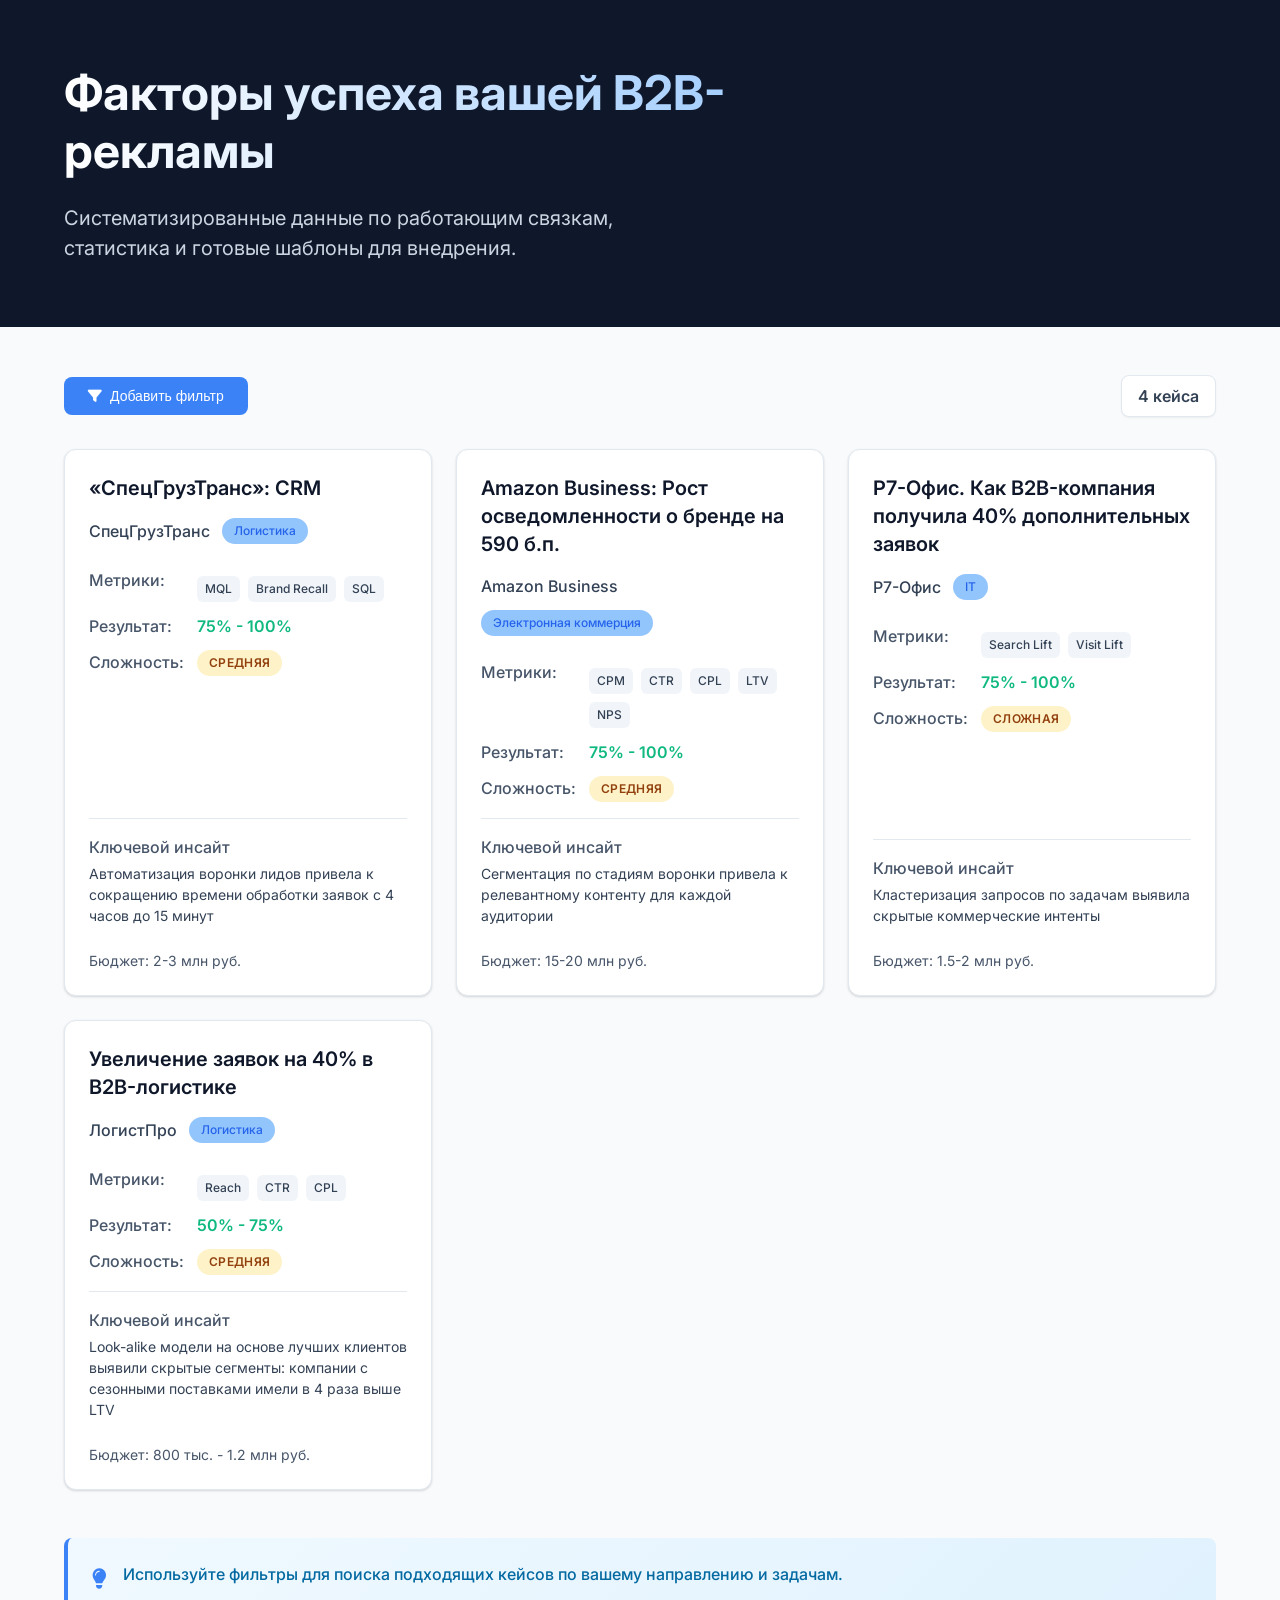
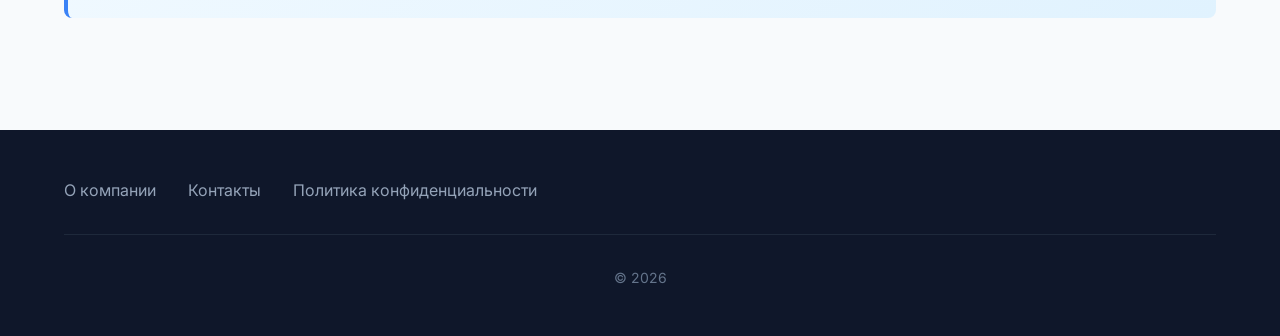
<file: index.html>
<!DOCTYPE html>
<html lang="ru">
<head>
    <meta charset="UTF-8">
    <meta name="viewport" content="width=device-width, initial-scale=1.0">
    <title>Факторы успеха вашей B2B-рекламы</title>
    <link rel="stylesheet" href="style.css">
    <link rel="stylesheet" href="https://cdnjs.cloudflare.com/ajax/libs/font-awesome/6.4.0/css/all.min.css">
    <link href="https://fonts.googleapis.com/css2?family=Inter:wght@300;400;500;600;700&display=swap" rel="stylesheet">
</head>
<body>
    <header class="header">
        <div class="container">
            <div class="header-content">
                <h1 class="header-title">Факторы успеха вашей B2B-рекламы</h1>
                <p class="header-subtitle">Систематизированные данные по работающим связкам, статистика и готовые шаблоны для внедрения.</p>
            </div>
        </div>
    </header>

    <main class="main">
        <div class="container">
            <div class="page-controls">
                <button id="openFilters" class="btn btn-primary">
                    <i class="fas fa-filter"></i> Добавить фильтр
                </button>
                <div class="stats">
                    <span id="casesCount" class="stats-count">4 кейса</span>
                </div>
            </div>

            <div class="cases-grid" id="casesContainer"></div>

            <div class="info-banner">
                <div class="info-icon">
                    <i class="fas fa-lightbulb"></i>
                </div>
                <p>Используйте фильтры для поиска подходящих кейсов по вашему направлению и задачам.</p>
            </div>
        </div>
    </main>

    <footer class="footer">
        <div class="container">
            <div class="footer-content">
                <div class="footer-links">
                    <a href="#" class="footer-link">О компании</a>
                    <a href="#" class="footer-link">Контакты</a>
                    <a href="#" class="footer-link">Политика конфиденциальности</a>
                </div>
                <div class="footer-copyright">
                    <p>© 2026</p>
                </div>
            </div>
        </div>
    </footer>

    <div id="filterModal" class="modal">
        <div class="modal-overlay"></div>
        <div class="modal-container">
            <div class="modal-header">
                <div class="modal-title">
                    <i class="fas fa-sliders-h"></i>
                    <h2>Добавить фильтр</h2>
                </div>
                <button class="modal-close">
                    <i class="fas fa-times"></i>
                </button>
            </div>
            
            <div class="modal-body">
                <div class="filters-grid">
                    <div class="filter-section">
                        <div class="filter-section-header">
                            <i class="fas fa-industry"></i>
                            <h3>Направление деятельности</h3>
                        </div>
                        <div class="filter-options">
                            <label class="filter-option">
                                <input type="checkbox" name="industry" value="IT">
                                <span class="filter-checkbox"></span>
                                <span class="filter-label">IT</span>
                            </label>
                            <label class="filter-option">
                                <input type="checkbox" name="industry" value="Электронная коммерция">
                                <span class="filter-checkbox"></span>
                                <span class="filter-label">Электронная коммерция</span>
                            </label>
                            <label class="filter-option">
                                <input type="checkbox" name="industry" value="Логистика">
                                <span class="filter-checkbox"></span>
                                <span class="filter-label">Логистика</span>
                            </label>
                        </div>
                    </div>

                    <div class="filter-section">
                        <div class="filter-section-header">
                            <i class="fas fa-chart-bar"></i>
                            <h3>Результат</h3>
                        </div>
                        <div class="filter-options">
                            <label class="filter-option">
                                <input type="checkbox" name="result" value="75% - 100%">
                                <span class="filter-checkbox"></span>
                                <span class="filter-label">75% - 100%</span>
                            </label>
                            <label class="filter-option">
                                <input type="checkbox" name="result" value="50% - 75%">
                                <span class="filter-checkbox"></span>
                                <span class="filter-label">50% - 75%</span>
                            </label>
                        </div>
                    </div>

                    <div class="filter-section">
                        <div class="filter-section-header">
                            <i class="fas fa-cogs"></i>
                            <h3>Сложность</h3>
                        </div>
                        <div class="filter-options">
                            <label class="filter-option">
                                <input type="checkbox" name="complexity" value="Низкая">
                                <span class="filter-checkbox"></span>
                                <span class="filter-label">Низкая</span>
                            </label>
                            <label class="filter-option">
                                <input type="checkbox" name="complexity" value="Средняя">
                                <span class="filter-checkbox"></span>
                                <span class="filter-label">Средняя</span>
                            </label>
                            <label class="filter-option">
                                <input type="checkbox" name="complexity" value="Сложная">
                                <span class="filter-checkbox"></span>
                                <span class="filter-label">Сложная</span>
                            </label>
                        </div>
                    </div>

                    <div class="filter-section">
                        <div class="filter-section-header">
                            <i class="fas fa-ruler"></i>
                            <h3>Метрики</h3>
                        </div>
                        <div class="filter-options metrics-grid">
                            <label class="filter-option metric-tooltip" data-tooltip="Marketing Qualified Lead - лид, готовый к передаче в отдел продаж">
                                <input type="checkbox" name="metrics" value="MQL">
                                <span class="filter-checkbox"></span>
                                <span class="filter-label">MQL</span>
                            </label>
                            <label class="filter-option metric-tooltip" data-tooltip="Вспоминаемость бренда - способность потребителя вспомнить бренд">
                                <input type="checkbox" name="metrics" value="Brand Recall">
                                <span class="filter-checkbox"></span>
                                <span class="filter-label">Brand Recall</span>
                            </label>
                            <label class="filter-option metric-tooltip" data-tooltip="Sales Qualified Lead - лид, готовый к покупке">
                                <input type="checkbox" name="metrics" value="SQL">
                                <span class="filter-checkbox"></span>
                                <span class="filter-label">SQL</span>
                            </label>
                            <label class="filter-option metric-tooltip" data-tooltip="Cost Per Mille - стоимость тысячи показов">
                                <input type="checkbox" name="metrics" value="CPM">
                                <span class="filter-checkbox"></span>
                                <span class="filter-label">CPM</span>
                            </label>
                            <label class="filter-option metric-tooltip" data-tooltip="Click-Through Rate - отношение кликов к показам">
                                <input type="checkbox" name="metrics" value="CTR">
                                <span class="filter-checkbox"></span>
                                <span class="filter-label">CTR</span>
                            </label>
                            <label class="filter-option metric-tooltip" data-tooltip="Cost Per Lead - стоимость привлечения лида">
                                <input type="checkbox" name="metrics" value="CPL">
                                <span class="filter-checkbox"></span>
                                <span class="filter-label">CPL</span>
                            </label>
                            <label class="filter-option metric-tooltip" data-tooltip="Lifetime Value - пожизненная ценность клиента">
                                <input type="checkbox" name="metrics" value="LTV">
                                <span class="filter-checkbox"></span>
                                <span class="filter-label">LTV</span>
                            </label>
                            <label class="filter-option metric-tooltip" data-tooltip="Net Promoter Score - индекс лояльности клиентов">
                                <input type="checkbox" name="metrics" value="NPS">
                                <span class="filter-checkbox"></span>
                                <span class="filter-label">NPS</span>
                            </label>
                            <label class="filter-option metric-tooltip" data-tooltip="Рост поисковых запросов по бренду">
                                <input type="checkbox" name="metrics" value="Search Lift">
                                <span class="filter-checkbox"></span>
                                <span class="filter-label">Search Lift</span>
                            </label>
                            <label class="filter-option metric-tooltip" data-tooltip="Рост посещаемости сайта">
                                <input type="checkbox" name="metrics" value="Visit Lift">
                                <span class="filter-checkbox"></span>
                                <span class="filter-label">Visit Lift</span>
                            </label>
                            <label class="filter-option metric-tooltip" data-tooltip="Охват аудитории">
                                <input type="checkbox" name="metrics" value="Reach">
                                <span class="filter-checkbox"></span>
                                <span class="filter-label">Reach</span>
                            </label>
                        </div>
                    </div>
                </div>
            </div>

            <div class="modal-footer">
                <button id="resetFilters" class="btn btn-secondary">Сбросить</button>
                <button id="applyFilters" class="btn btn-primary">Применить фильтры</button>
            </div>
        </div>
    </div>

    <script src="cases.js"></script>
    <script src="script.js"></script>
</body>
</html>
</file>
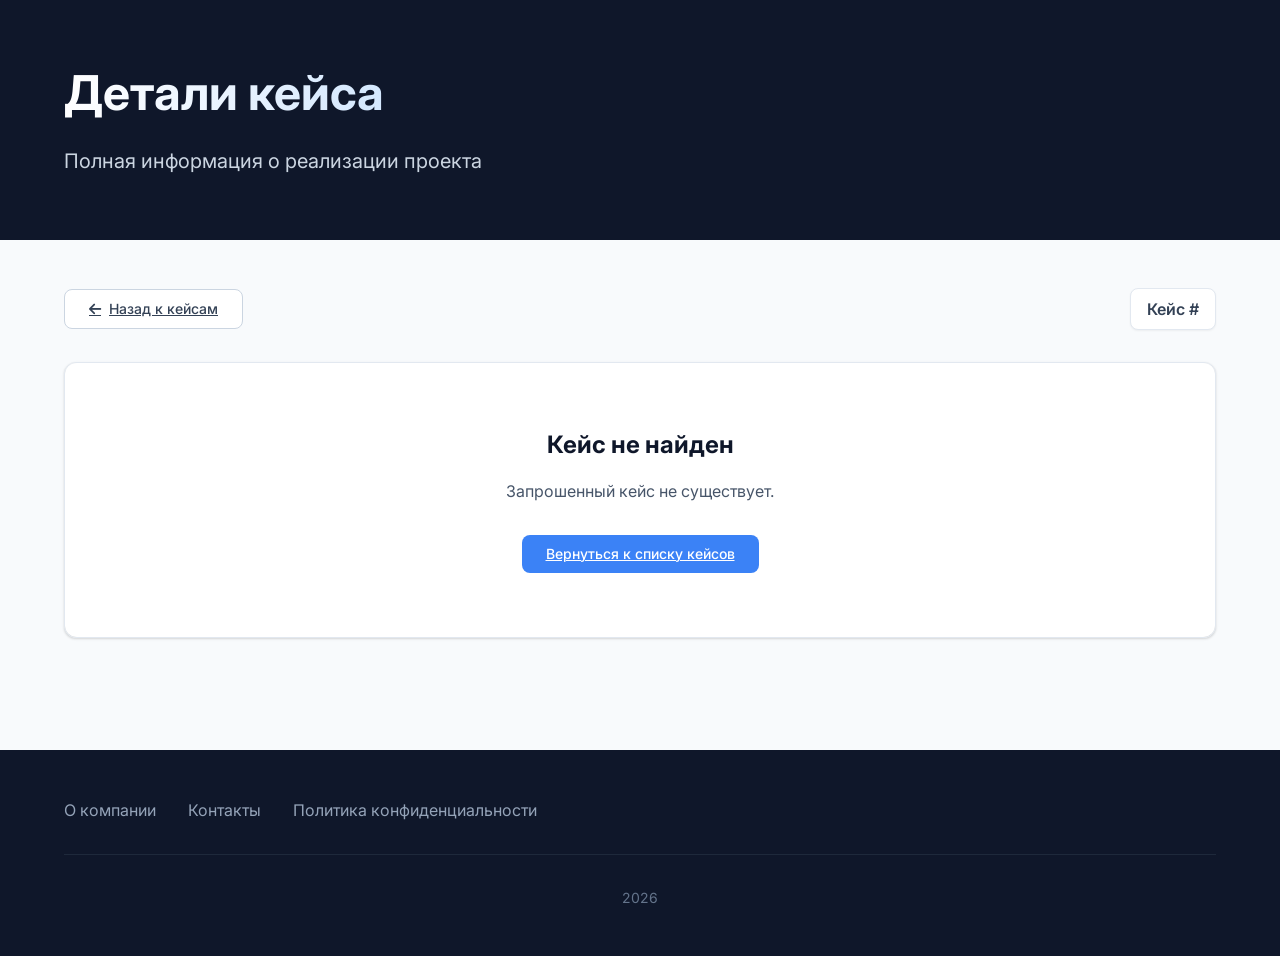
<file: case-detail.html>
<!DOCTYPE html>
<html lang="ru">
<head>
    <meta charset="UTF-8">
    <meta name="viewport" content="width=device-width, initial-scale=1.0">
    <title>Детали кейса</title>
    <link rel="stylesheet" href="style.css">
    <link rel="stylesheet" href="https://cdnjs.cloudflare.com/ajax/libs/font-awesome/6.4.0/css/all.min.css">
    <link href="https://fonts.googleapis.com/css2?family=Inter:wght@300;400;500;600;700&display=swap" rel="stylesheet">
</head>
<body>
    <header class="header">
        <div class="container">
            <div class="header-content">
                <h1 class="header-title">Детали кейса</h1>
                <p class="header-subtitle">Полная информация о реализации проекта</p>
            </div>
        </div>
    </header>

    <main class="main">
        <div class="container">
            <div class="page-controls">
                <a href="index.html" class="btn btn-secondary">
                    <i class="fas fa-arrow-left"></i> Назад к кейсам
                </a>
                <div class="stats">
                    <span class="stats-count">Кейс #<span id="caseNumber"></span></span>
                </div>
            </div>

            <div id="caseDetail" class="case-detail"></div>
        </div>
    </main>

    <footer class="footer">
        <div class="container">
            <div class="footer-content">
                <div class="footer-links">
                    <a href="#" class="footer-link">О компании</a>
                    <a href="#" class="footer-link">Контакты</a>
                    <a href="#" class="footer-link">Политика конфиденциальности</a>
                </div>
                <div class="footer-copyright">
                    <p>2026</p>
                </div>
            </div>
        </div>
    </footer>

    <script src="cases.js"></script>
    <script>
        document.addEventListener('DOMContentLoaded', function() {
            const caseDetail = document.getElementById('caseDetail');
            const caseNumber = document.getElementById('caseNumber');
            
            const urlParams = new URLSearchParams(window.location.search);
            const caseId = parseInt(urlParams.get('id'));
            
            const caseItem = caseStudies.find(c => c.id === caseId);
            
            if (!caseItem) {
                caseDetail.innerHTML = `
                    <div class="error-message">
                        <h2>Кейс не найден</h2>
                        <p>Запрошенный кейс не существует.</p>
                        <a href="index.html" class="btn btn-primary">Вернуться к списку кейсов</a>
                    </div>
                `;
                return;
            }
            
            caseNumber.textContent = caseId;
            
            let complexityClass = 'complexity-medium';
            if (caseItem.complexity === 'Сложная') complexityClass = 'complexity-high';
            
            const metricsHTML = caseItem.metrics.map(metric => 
                `<span class="metric-tag">${metric}</span>`
            ).join('');
            
            let resultsHTML = '';
            for (const [key, value] of Object.entries(caseItem.results)) {
                let label = key;
                switch(key) {
                    case 'mql': label = 'MQL (Marketing Qualified Lead)'; break;
                    case 'brandRecall': label = 'Узнаваемость бренда'; break;
                    case 'sql': label = 'SQL (Sales Qualified Lead)'; break;
                    case 'winRate': label = 'Win Rate'; break;
                    case 'salesCycle': label = 'Цикл продаж'; break;
                    case 'profit': label = 'Рост прибыли'; break;
                    case 'brandAwareness': label = 'Осведомленность о бренде'; break;
                    case 'ctr': label = 'CTR'; break;
                    case 'ltv': label = 'LTV'; break;
                    case 'nps': label = 'NPS'; break;
                    case 'searchTraffic': label = 'Поисковый трафик'; break;
                    case 'conversions': label = 'Конверсии'; break;
                    case 'cpl': label = 'CPL'; break;
                    case 'roi': label = 'ROI'; break;
                    case 'leads': label = 'Заявки'; break;
                    case 'reach': label = 'Охват'; break;
                }
                
                resultsHTML += `
                    <div class="result-item">
                        <i class="fas fa-chart-line"></i>
                        <div>
                            <strong>${label}</strong>
                            <span class="result-value">${value}</span>
                        </div>
                    </div>
                `;
            }
            
            let insightsHTML = '';
            if (caseItem.keyInsights && caseItem.keyInsights.length > 0) {
                insightsHTML = caseItem.keyInsights.map(insight => `
                    <div class="insight-card">
                        <i class="fas fa-lightbulb"></i>
                        <span class="insight-text">${insight}</span>
                    </div>
                `).join('');
            }
            
            caseDetail.innerHTML = `
                <div class="case-detail-header">
                    <div class="case-detail-title">
                        <h2>${caseItem.title}</h2>
                        <div class="case-detail-meta">
                            <span class="company-badge">${caseItem.company}</span>
                            <span class="case-complexity ${complexityClass}">${caseItem.complexity}</span>
                            <span class="case-result-badge">${caseItem.result}</span>
                        </div>
                    </div>
                </div>
                
                <div class="case-detail-content">
                    <div class="case-section">
                        <h3 class="case-section-title">
                            <i class="fas fa-file-alt"></i>
                            О проекте
                        </h3>
                        <div class="case-section-content">
                            <p>${caseItem.fullDescription}</p>
                        </div>
                    </div>
                    
                    <div class="case-section">
                        <h3 class="case-section-title">
                            <i class="fas fa-industry"></i>
                            Направление деятельности
                        </h3>
                        <div class="case-section-content">
                            <div class="case-industries">
                                ${caseItem.industry.map(ind => `<span class="industry-tag">${ind}</span>`).join('')}
                            </div>
                        </div>
                    </div>
                    
                    <div class="case-section">
                        <h3 class="case-section-title">
                            <i class="fas fa-ruler"></i>
                            Отслеживаемые метрики
                        </h3>
                        <div class="case-section-content">
                            <div class="case-metrics">
                                ${metricsHTML}
                            </div>
                        </div>
                    </div>
                    
                    <div class="case-section">
                        <h3 class="case-section-title">
                            <i class="fas fa-lightbulb"></i>
                            Ключевые выводы и инсайты
                        </h3>
                        <div class="case-section-content">
                            <div class="insights-grid">
                                ${insightsHTML}
                            </div>
                        </div>
                    </div>
                    
                                       <div class="case-section implementation-details">
                        <h3 class="case-section-title">
                            <i class="fas fa-cogs"></i>
                            Детали реализации
                        </h3>
                        <div class="case-section-content">
                            <div class="implementation-details-grid">
                                ${caseItem.implementationTime ? `
                                    <div class="implementation-item">
                                        <span class="implementation-label">Срок реализации</span>
                                        <span class="implementation-value">${caseItem.implementationTime}</span>
                                    </div>
                                ` : ''}
                                ${caseItem.budget ? `
                                    <div class="implementation-item">
                                        <span class="implementation-label">Бюджет</span>
                                        <span class="implementation-value">${caseItem.budget}</span>
                                    </div>
                                ` : ''}
                                ${caseItem.teamSize ? `
                                    <div class="implementation-item">
                                        <span class="implementation-label">Команда проекта</span>
                                        <span class="implementation-value">${caseItem.teamSize}</span>
                                    </div>
                                ` : ''}
                            </div>
                        </div>
                    </div>
                    
                    <div class="case-section">
                        <h3 class="case-section-title">
                            <i class="fas fa-chart-line"></i>
                            Достигнутые результаты
                        </h3>
                        <div class="case-section-content">
                            <div class="results-grid">
                                ${resultsHTML}
                            </div>
                        </div>
                    </div>
                </div>
            `;
        });
    </script>
</body>
</html>
</file>
<file: style.css>
* {
    margin: 0;
    padding: 0;
    box-sizing: border-box;
}

:root {
    --primary: #3b82f6;
    --primary-dark: #2563eb;
    --primary-light: #93c5fd;
    --secondary: #64748b;
    --success: #10b981;
    --warning: #f59e0b;
    --danger: #ef4444;
    --light: #f8fafc;
    --dark: #1e293b;
    --gray-50: #f8fafc;
    --gray-100: #f1f5f9;
    --gray-200: #e2e8f0;
    --gray-300: #cbd5e1;
    --gray-400: #94a3b8;
    --gray-500: #64748b;
    --gray-600: #475569;
    --gray-700: #334155;
    --gray-800: #1e293b;
    --gray-900: #0f172a;
    --radius-sm: 0.375rem;
    --radius: 0.5rem;
    --radius-lg: 0.75rem;
    --radius-xl: 1rem;
    --shadow-sm: 0 1px 2px 0 rgba(0, 0, 0, 0.05);
    --shadow: 0 1px 3px 0 rgba(0, 0, 0, 0.1), 0 1px 2px 0 rgba(0, 0, 0, 0.06);
    --shadow-md: 0 4px 6px -1px rgba(0, 0, 0, 0.1), 0 2px 4px -1px rgba(0, 0, 0, 0.06);
    --shadow-lg: 0 10px 15px -3px rgba(0, 0, 0, 0.1), 0 4px 6px -2px rgba(0, 0, 0, 0.05);
    --shadow-xl: 0 20px 25px -5px rgba(0, 0, 0, 0.1), 0 10px 10px -5px rgba(0, 0, 0, 0.04);
}

body {
    font-family: 'Inter', -apple-system, BlinkMacSystemFont, sans-serif;
    line-height: 1.5;
    color: var(--gray-800);
    background-color: var(--gray-50);
    -webkit-font-smoothing: antialiased;
    -moz-osx-font-smoothing: grayscale;
}

.container {
    width: 100%;
    max-width: 1200px;
    margin: 0 auto;
    padding: 0 1.5rem;
}

.header {
    background: linear-gradient(135deg, var(--gray-900) 0%, var(--gray-800) 100%);
    color: white;
    padding: 4rem 0;
    position: relative;
    overflow: hidden;
}

.header {
    background: var(--gray-900); /* Просто темный цвет */
    color: white;
    padding: 4rem 0;
    position: relative;
    overflow: hidden;
}

.header-content {
    position: relative;
    z-index: 1;
    max-width: 800px;
}

.header-title {
    font-size: 3rem;
    font-weight: 700;
    line-height: 1.2;
    margin-bottom: 1.5rem;
    /* Градиент остается ТОЛЬКО в тексте */
    background: linear-gradient(90deg, white, var(--primary-light));
    -webkit-background-clip: text;
    background-clip: text;
    -webkit-text-fill-color: transparent;
}

.header-subtitle {
    font-size: 1.25rem;
    color: var(--gray-300);
    max-width: 600px;
}

.main {
    padding: 3rem 0;
}

.page-controls {
    display: flex;
    justify-content: space-between;
    align-items: center;
    margin-bottom: 2rem;
    flex-wrap: wrap;
    gap: 1rem;
}

.btn {
    display: inline-flex;
    align-items: center;
    justify-content: center;
    gap: 0.5rem;
    padding: 0.75rem 1.5rem;
    border-radius: var(--radius);
    font-weight: 500;
    font-size: 0.875rem;
    cursor: pointer;
    border: none;
    transition: all 0.2s ease;
    line-height: 1;
}

.btn i {
    font-size: 0.875rem;
}

.btn-primary {
    background-color: var(--primary);
    color: white;
}

.btn-primary:hover {
    background-color: var(--primary-dark);
    transform: translateY(-1px);
    box-shadow: var(--shadow-md);
}

.btn-secondary {
    background-color: white;
    color: var(--gray-700);
    border: 1px solid var(--gray-300);
}

.btn-secondary:hover {
    background-color: var(--gray-50);
    border-color: var(--gray-400);
}

.stats {
    display: flex;
    align-items: center;
    gap: 0.5rem;
    padding: 0.5rem 1rem;
    background: white;
    border-radius: var(--radius);
    border: 1px solid var(--gray-200);
    box-shadow: var(--shadow-sm);
}

.stats-count {
    font-weight: 600;
    color: var(--gray-700);
}

.cases-grid {
    display: grid;
    grid-template-columns: repeat(auto-fill, minmax(350px, 1fr));
    gap: 1.5rem;
    margin-bottom: 3rem;
}

.case-card {
    background: white;
    border-radius: var(--radius-lg);
    overflow: hidden;
    box-shadow: var(--shadow);
    border: 1px solid var(--gray-200);
    transition: all 0.3s ease;
    display: flex;
    flex-direction: column;
    height: 100%;
    position: relative;
    cursor: pointer;
}

.case-card:hover {
    transform: translateY(-4px);
    box-shadow: var(--shadow-xl);
    border-color: var(--primary-light);
}

.case-card::after {
    content: '→';
    position: absolute;
    top: 1.5rem;
    right: 1.5rem;
    color: var(--primary);
    font-weight: 700;
    font-size: 1.25rem;
    opacity: 0;
    transition: opacity 0.3s ease;
}

.case-card:hover::after {
    opacity: 1;
}

.case-card-content {
    padding: 1.5rem;
    flex: 1;
    display: flex;
    flex-direction: column;
    gap: 1rem;
}

.case-title {
    font-size: 1.25rem;
    font-weight: 600;
    color: var(--gray-900);
    line-height: 1.4;
}

.case-meta {
    display: flex;
    flex-wrap: wrap;
    gap: 0.75rem;
    align-items: center;
    margin-bottom: 0.5rem;
}

.case-company {
    font-weight: 500;
    color: var(--gray-700);
}

.case-industry {
    background-color: var(--primary-light);
    color: var(--primary-dark);
    padding: 0.25rem 0.75rem;
    border-radius: 1rem;
    font-size: 0.75rem;
    font-weight: 500;
}

.case-info {
    display: flex;
    flex-direction: column;
    gap: 0.75rem;
}

.case-info-item {
    display: flex;
    gap: 0.5rem;
}

.case-info-label {
    font-weight: 500;
    color: var(--gray-600);
    min-width: 100px;
    flex-shrink: 0;
}

.case-info-value {
    color: var(--gray-800);
    flex: 1;
}

.case-metrics {
    display: flex;
    flex-wrap: wrap;
    gap: 0.5rem;
    margin-top: 0.5rem;
}

.metric-tag {
    background-color: var(--gray-100);
    color: var(--gray-700);
    padding: 0.25rem 0.5rem;
    border-radius: var(--radius-sm);
    font-size: 0.75rem;
    font-weight: 500;
}

.case-complexity {
    display: inline-block;
    padding: 0.25rem 0.75rem;
    border-radius: 1rem;
    font-size: 0.75rem;
    font-weight: 600;
    text-transform: uppercase;
    letter-spacing: 0.025em;
}

.complexity-medium {
    background-color: #fef3c8;
    color: #92400e;
}

.complexity-high {
    background-color: #fee2e2;
    color: #991b1b;
}

.case-result {
    font-weight: 600;
    color: var(--success);
}

.case-insight {
    margin-top: auto;
    padding-top: 1rem;
    border-top: 1px solid var(--gray-200);
}

.case-insight-label {
    font-weight: 500;
    color: var(--gray-600);
    margin-bottom: 0.25rem;
}

.case-insight-text {
    color: var(--gray-700);
    font-size: 0.875rem;
    line-height: 1.5;
}

.case-budget {
    font-size: 0.875rem;
    color: var(--gray-600);
    margin-top: 0.5rem;
}

.info-banner {
    display: flex;
    align-items: flex-start;
    gap: 1rem;
    padding: 1.5rem;
    background: linear-gradient(135deg, #f0f9ff 0%, #e0f2fe 100%);
    border-radius: var(--radius);
    border-left: 4px solid var(--primary);
}

.info-icon {
    color: var(--primary);
    font-size: 1.25rem;
    margin-top: 0.125rem;
}

.info-banner p {
    color: #0369a1;
    font-weight: 500;
    margin: 0;
    flex: 1;
}

.footer {
    background-color: var(--gray-900);
    color: var(--gray-300);
    padding: 3rem 0;
    margin-top: 4rem;
}

.footer-content {
    display: flex;
    flex-direction: column;
    gap: 2rem;
}

.footer-links {
    display: flex;
    gap: 2rem;
    flex-wrap: wrap;
}

.footer-link {
    color: var(--gray-400);
    text-decoration: none;
    transition: color 0.2s ease;
}

.footer-link:hover {
    color: white;
}

.footer-copyright {
    border-top: 1px solid var(--gray-800);
    padding-top: 2rem;
    text-align: center;
    color: var(--gray-500);
    font-size: 0.875rem;
}

.modal {
    display: none;
    position: fixed;
    top: 0;
    left: 0;
    width: 100%;
    height: 100%;
    z-index: 1000;
}

.modal-overlay {
    position: absolute;
    top: 0;
    left: 0;
    width: 100%;
    height: 100%;
    background-color: rgba(0, 0, 0, 0.5);
    backdrop-filter: blur(4px);
}

.modal-container {
    position: relative;
    background-color: white;
    width: 90%;
    max-width: 800px;
    max-height: 90vh;
    margin: 5vh auto;
    border-radius: var(--radius-xl);
    box-shadow: var(--shadow-xl);
    display: flex;
    flex-direction: column;
    overflow: hidden;
}

.modal-header {
    padding: 1.5rem 2rem;
    border-bottom: 1px solid var(--gray-200);
    display: flex;
    justify-content: space-between;
    align-items: center;
}

.modal-title {
    display: flex;
    align-items: center;
    gap: 0.75rem;
}

.modal-title i {
    color: var(--primary);
    font-size: 1.25rem;
}

.modal-title h2 {
    font-size: 1.5rem;
    font-weight: 600;
    color: var(--gray-900);
}

.modal-close {
    background: none;
    border: none;
    color: var(--gray-500);
    font-size: 1.25rem;
    cursor: pointer;
    padding: 0.5rem;
    border-radius: var(--radius-sm);
    transition: all 0.2s ease;
}

.modal-close:hover {
    background-color: var(--gray-100);
    color: var(--gray-700);
}

.modal-body {
    padding: 2rem;
    overflow-y: auto;
    flex: 1;
}

.filters-grid {
    display: flex;
    flex-direction: column;
    gap: 2rem;
}

.filter-section {
    display: flex;
    flex-direction: column;
    gap: 1rem;
}

.filter-section-header {
    display: flex;
    align-items: center;
    gap: 0.75rem;
}

.filter-section-header i {
    color: var(--primary);
    font-size: 1.125rem;
}

.filter-section-header h3 {
    font-size: 1.125rem;
    font-weight: 600;
    color: var(--gray-800);
}

.filter-options {
    display: flex;
    flex-wrap: wrap;
    gap: 0.75rem;
}

.filter-option {
    position: relative;
    cursor: pointer;
}

.filter-option input[type="checkbox"] {
    position: absolute;
    opacity: 0;
    width: 0;
    height: 0;
}

.filter-checkbox {
    display: inline-flex;
    align-items: center;
    justify-content: center;
    width: 20px;
    height: 20px;
    border: 2px solid var(--gray-300);
    border-radius: var(--radius-sm);
    background: white;
    transition: all 0.2s ease;
    margin-right: 0.5rem;
}

.filter-checkbox::after {
    content: '';
    width: 10px;
    height: 10px;
    background-color: var(--primary);
    border-radius: 2px;
    opacity: 0;
    transition: opacity 0.2s ease;
}

.filter-option input[type="checkbox"]:checked + .filter-checkbox {
    border-color: var(--primary);
    background-color: var(--primary);
}

.filter-option input[type="checkbox"]:checked + .filter-checkbox::after {
    opacity: 1;
}

.filter-option input[type="checkbox"]:checked + .filter-checkbox + .filter-label {
    color: var(--gray-900);
    font-weight: 500;
}

.filter-label {
    color: var(--gray-700);
    font-size: 0.875rem;
    user-select: none;
}

.metrics-grid {
    display: grid;
    grid-template-columns: repeat(auto-fill, minmax(180px, 1fr));
    gap: 0.75rem;
    padding: 1rem;
    background-color: var(--gray-50);
    border-radius: var(--radius);
    border: 1px solid var(--gray-200);
    max-height: 300px;
    overflow-y: auto;
}

.metric-tooltip {
    position: relative;
}

.metric-tooltip::before {
    content: attr(data-tooltip);
    position: absolute;
    bottom: 100%;
    left: 50%;
    transform: translateX(-50%);
    background-color: var(--gray-900);
    color: white;
    padding: 0.5rem 0.75rem;
    border-radius: var(--radius-sm);
    font-size: 0.75rem;
    font-weight: 400;
    white-space: nowrap;
    opacity: 0;
    visibility: hidden;
    transition: all 0.2s ease;
    z-index: 100;
    pointer-events: none;
    margin-bottom: 0.5rem;
}

.metric-tooltip::after {
    content: '';
    position: absolute;
    bottom: 100%;
    left: 50%;
    transform: translateX(-50%);
    border: 5px solid transparent;
    border-top-color: var(--gray-900);
    opacity: 0;
    visibility: hidden;
    transition: all 0.2s ease;
    z-index: 100;
    pointer-events: none;
    margin-bottom: -5px;
}

.metric-tooltip:hover::before,
.metric-tooltip:hover::after {
    opacity: 1;
    visibility: visible;
}

.modal-footer {
    padding: 1.5rem 2rem;
    border-top: 1px solid var(--gray-200);
    display: flex;
    justify-content: space-between;
    align-items: center;
}

.case-detail {
    background: white;
    border-radius: var(--radius-lg);
    overflow: hidden;
    box-shadow: var(--shadow);
    border: 1px solid var(--gray-200);
}

.case-detail-header {
    padding: 2rem;
    border-bottom: 1px solid var(--gray-200);
    background: linear-gradient(135deg, var(--gray-50) 0%, var(--gray-100) 100%);
}

.case-detail-title h2 {
    font-size: 2rem;
    font-weight: 700;
    color: var(--gray-900);
    margin-bottom: 1rem;
}

.case-detail-meta {
    display: flex;
    gap: 1rem;
    flex-wrap: wrap;
    align-items: center;
}

.company-badge {
    background-color: var(--primary);
    color: white;
    padding: 0.5rem 1rem;
    border-radius: var(--radius);
    font-weight: 600;
    font-size: 0.875rem;
}

.case-result-badge {
    background-color: var(--success);
    color: white;
    padding: 0.5rem 1rem;
    border-radius: var(--radius);
    font-weight: 600;
    font-size: 0.875rem;
}

.case-detail-content {
    padding: 2rem;
}

.case-section {
    margin-bottom: 2.5rem;
}

.case-section:last-child {
    margin-bottom: 0;
}

.case-section-title {
    display: flex;
    align-items: center;
    gap: 0.75rem;
    font-size: 1.25rem;
    font-weight: 600;
    color: var(--gray-800);
    margin-bottom: 1rem;
}

.case-section-title i {
    color: var(--primary);
}

.case-section-content {
    margin-left: 2rem;
}

.case-industries {
    display: flex;
    gap: 0.75rem;
    flex-wrap: wrap;
}

.industry-tag {
    background-color: var(--primary-light);
    color: var(--primary-dark);
    padding: 0.5rem 1rem;
    border-radius: var(--radius);
    font-weight: 500;
    font-size: 0.875rem;
}

.insights-grid {
    display: grid;
    grid-template-columns: repeat(auto-fill, minmax(300px, 1fr));
    gap: 1rem;
}

.insight-card {
    background: var(--gray-50);
    border-left: 4px solid var(--primary);
    padding: 1rem;
    border-radius: var(--radius);
    display: flex;
    align-items: flex-start;
    gap: 0.75rem;
}

.insight-card i {
    color: var(--primary);
    font-size: 1rem;
    margin-top: 0.125rem;
}

.insight-text {
    color: var(--gray-700);
    font-size: 0.875rem;
    line-height: 1.5;
    flex: 1;
}

.implementation-details {
    display: grid;
    grid-template-columns: repeat(auto-fit, minmax(200px, 1fr));
    gap: 1.5rem;
    padding: 1.5rem;
    background: var(--gray-50);
    border-radius: var(--radius);
    border: 1px solid var(--gray-200);
}

.implementation-item {
    display: flex;
    flex-direction: column;
    gap: 0.5rem;
}

.implementation-label {
    font-size: 0.875rem;
    color: var(--gray-600);
    font-weight: 500;
}

.implementation-value {
    font-size: 1rem;
    color: var(--gray-800);
    font-weight: 600;
}

.results-grid {
    display: grid;
    grid-template-columns: repeat(auto-fill, minmax(250px, 1fr));
    gap: 1rem;
}

.result-item {
    background: var(--gray-50);
    border-left: 4px solid var(--success);
    padding: 1rem;
    border-radius: var(--radius);
    display: flex;
    align-items: flex-start;
    gap: 0.75rem;
}

.result-item i {
    color: var(--success);
    font-size: 1rem;
    margin-top: 0.125rem;
}

.result-content {
    flex: 1;
}

.result-label {
    font-size: 0.875rem;
    color: var(--gray-600);
    font-weight: 500;
    margin-bottom: 0.25rem;
}

.result-value {
    font-size: 1.25rem;
    color: var(--gray-900);
    font-weight: 700;
}

.error-message {
    text-align: center;
    padding: 4rem 2rem;
    background: white;
    border-radius: var(--radius-lg);
    box-shadow: var(--shadow);
}

.error-message h2 {
    font-size: 1.5rem;
    color: var(--gray-900);
    margin-bottom: 1rem;
}

.error-message p {
    color: var(--gray-600);
    margin-bottom: 2rem;
}

@media (max-width: 768px) {
    .header-title {
        font-size: 2.25rem;
    }
    
    .header-subtitle {
        font-size: 1.125rem;
    }
    
    .cases-grid {
        grid-template-columns: 1fr;
    }
    
    .modal-container {
        width: 95%;
        margin: 2vh auto;
    }
    
    .modal-body {
        padding: 1.5rem;
    }
    
    .metrics-grid {
        grid-template-columns: repeat(auto-fill, minmax(150px, 1fr));
    }
    
    .modal-footer {
        flex-direction: column;
        gap: 1rem;
    }
    
    .modal-footer .btn {
        width: 100%;
    }
    
    .case-detail-header {
        padding: 1.5rem;
    }
    
    .case-detail-title h2 {
        font-size: 1.75rem;
    }
    
    .case-detail-content {
        padding: 1.5rem;
    }
    
    .case-section-content {
        margin-left: 0;
    }
    
    .insights-grid {
        grid-template-columns: 1fr;
    }
    
    .implementation-details {
        grid-template-columns: 1fr;
    }
    
    .results-grid {
        grid-template-columns: 1fr;
    }
}

@media (max-width: 480px) {
    .header {
        padding: 3rem 0;
    }
    
    .header-title {
        font-size: 1.875rem;
    }
    
    .page-controls {
        flex-direction: column;
        align-items: stretch;
    }
    
    .metrics-grid {
        grid-template-columns: 1fr;
    }
    
    .modal-header {
        padding: 1.25rem 1.5rem;
    }
    
    .modal-body {
        padding: 1.25rem;
    }
    
    .modal-footer {
        padding: 1.25rem 1.5rem;
    }
    
    .case-detail-meta {
        flex-direction: column;
        align-items: flex-start;
    }

}
</file>
